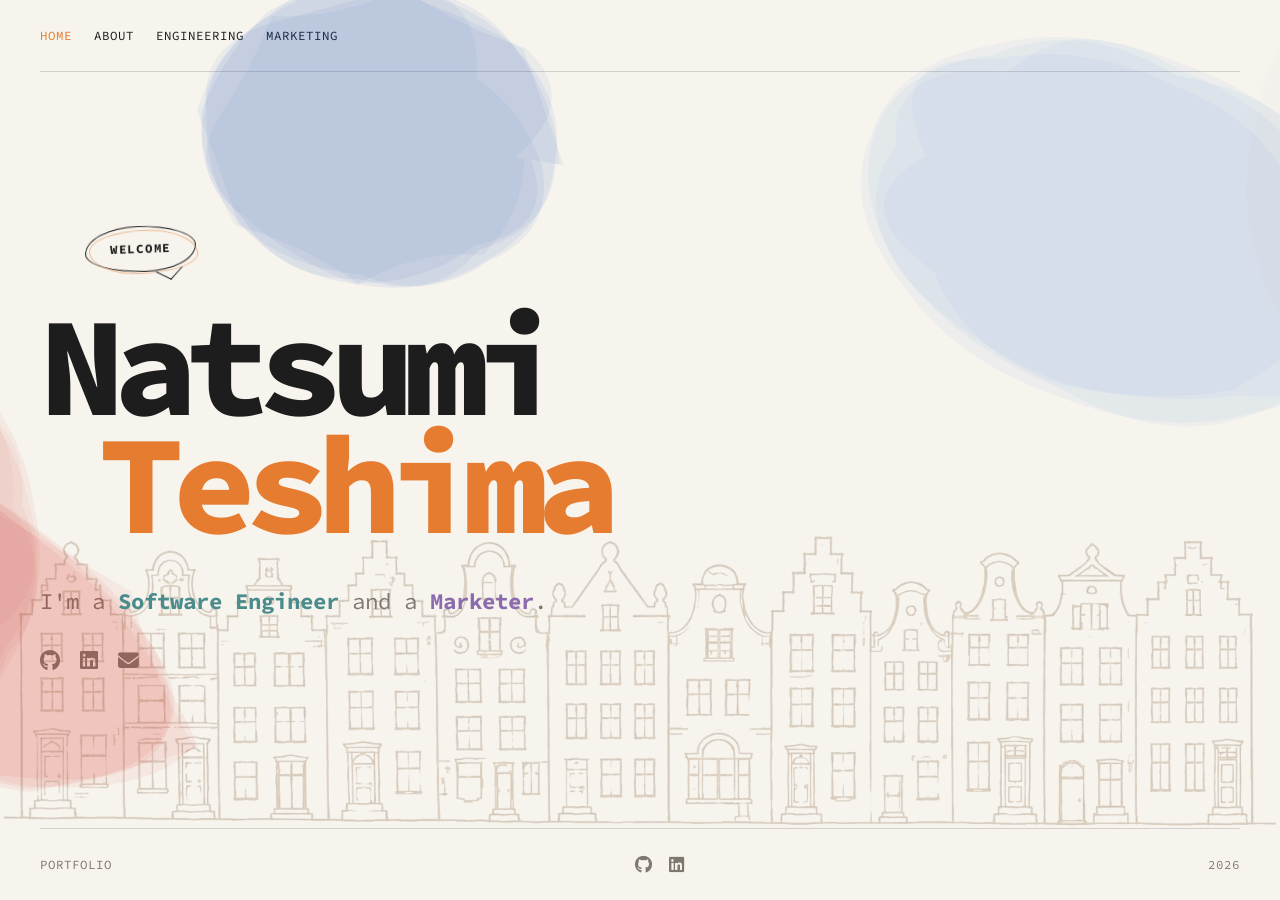
<file: index.html>
<!DOCTYPE html>
<html lang="en">
<head>
    <meta charset="UTF-8">
    <meta name="viewport" content="width=device-width, initial-scale=1.0">
    <title>Natsumi Teshima</title>
    <link rel="preconnect" href="https://fonts.googleapis.com">
    <link rel="preconnect" href="https://fonts.gstatic.com" crossorigin>
    <link href="https://fonts.googleapis.com/css2?family=Source+Code+Pro:wght@400;500;600;700;800&family=M+PLUS+1+Code:wght@400;500;600;700&display=swap" rel="stylesheet">
    <link rel="stylesheet" href="https://cdnjs.cloudflare.com/ajax/libs/font-awesome/6.4.0/css/all.min.css">
    <link rel="icon" type="image/png" href="images/favicon.png?v=2">
    <style>
        :root {
            --bg: #f7f4ee;
            --text: #1d1d1d;
            --muted: #7e786f;
            --accent: #e57c2f;
            --line: rgba(29, 29, 29, 0.16);
        }

        * {
            box-sizing: border-box;
        }

        html,
        body {
            margin: 0;
            min-height: 100%;
            overflow-x: hidden;
        }

        body {
            background: var(--bg);
            color: var(--text);
            font-family: "Source Code Pro", "M PLUS 1 Code", monospace;
        }

        a {
            color: inherit;
            text-decoration: none;
        }

        .home {
            width: min(1200px, calc(100% - 40px));
            min-height: 100vh;
            margin: 0 auto;
            display: grid;
            grid-template-rows: auto 1fr auto;
        }

        header,
        footer {
            min-height: 72px;
            display: flex;
            align-items: center;
            justify-content: space-between;
            font-size: 0.78rem;
            letter-spacing: 0.08em;
            text-transform: uppercase;
        }

        header {
            border-bottom: 1px solid var(--line);
        }

        footer {
            border-top: 1px solid var(--line);
            color: var(--muted);
            position: relative;
            z-index: 2;
        }

        .hero-icons {
            display: flex;
            gap: 20px;
            margin-top: 28px;
            font-size: 1.3rem;
        }

        .hero-icons a {
            color: var(--muted);
            transition: color 0.25s ease, transform 0.3s cubic-bezier(0.22, 1, 0.36, 1);
            display: inline-block;
        }

        .hero-icons a:hover {
            color: var(--accent);
            transform: translateY(-2px);
        }

        .footer-icons {
            display: flex;
            gap: 16px;
            font-size: 1.1rem;
        }

        .footer-icons a {
            color: var(--muted);
            transition: color 0.25s ease;
        }

        .footer-icons a:hover {
            color: var(--accent);
        }

        .logo {
            font-weight: 800;
        }

        .nav {
            display: flex;
            gap: 22px;
        }

        .nav a {
            transition: color 0.25s ease;
        }

        .nav a:hover,
        .nav a.active {
            color: var(--accent);
        }

        .burger {
            display: none;
            flex-direction: column;
            justify-content: center;
            gap: 5px;
            width: 28px;
            height: 28px;
            cursor: pointer;
            z-index: 200;
        }

        .burger span {
            display: block;
            width: 100%;
            height: 2px;
            background: var(--text);
            border-radius: 2px;
            transition: transform 0.3s ease, opacity 0.3s ease;
        }

        .burger.active span:nth-child(1) {
            transform: translateY(7px) rotate(45deg);
        }

        .burger.active span:nth-child(2) {
            opacity: 0;
        }

        .burger.active span:nth-child(3) {
            transform: translateY(-7px) rotate(-45deg);
        }

        main {
            display: flex;
            align-items: center;
            padding: 72px 0;
        }

        .hero {
            width: min(900px, 100%);
        }

        .bubble {
            position: relative;
            display: inline-flex;
            align-items: center;
            justify-content: center;
            margin: 0 0 34px 5%;
            padding: 14px 24px 15px;
            border: 1.5px solid var(--text);
            border-radius: 48% 52% 46% 54% / 58% 44% 56% 42%;
            background: transparent;
            font-size: 0.78rem;
            font-weight: 700;
            letter-spacing: 0.14em;
            text-transform: uppercase;
            transform: rotate(-2deg);
        }

        .bubble::before {
            content: "";
            position: absolute;
            right: 18px;
            bottom: -8px;
            width: 16px;
            height: 16px;
            border-right: 1.5px solid var(--text);
            border-bottom: 1.5px solid var(--text);
            background: transparent;
            transform: rotate(36deg) skew(-8deg, -8deg);
        }

        .bubble::after {
            content: "";
            position: absolute;
            inset: 3px -3px -3px 3px;
            border: 1px solid rgba(229, 124, 47, 0.5);
            border-radius: 52% 48% 55% 45% / 46% 58% 42% 54%;
            z-index: -1;
        }

        h1 {
            margin: 0;
            font-size: clamp(4.4rem, 11vw, 10rem);
            line-height: 0.84;
            letter-spacing: -0.08em;
            font-weight: 800;
        }

        .name-link {
            display: inline-block;
            position: relative;
        }

        .first-name,
        .last-name {
            display: block;
            transition:
                transform 0.5s cubic-bezier(0.22, 1, 0.36, 1),
                letter-spacing 0.5s cubic-bezier(0.22, 1, 0.36, 1);
        }

        .last-name {
            color: var(--accent);
            margin-left: 0.42em;
        }

        .name-link:hover .first-name {
            transform: translateX(0.08em);
            letter-spacing: -0.065em;
        }

        .name-link:hover .last-name {
            transform: translateX(-0.08em);
            letter-spacing: -0.065em;
        }

        .description {
            margin: 40px 0 0;
            color: var(--muted);
            font-size: clamp(1.05rem, 2vw, 1.4rem);
            line-height: 1.7;
        }

        .description .eng {
            color: #4a8b8c;
        }

        .description .mkt {
            color: #8b6aae;
        }

        .description a {
            position: relative;
            font-weight: 700;
            transition:
                color 0.25s ease,
                transform 0.3s cubic-bezier(0.22, 1, 0.36, 1);
            display: inline-block;
        }

        .description a::after {
            content: "";
            position: absolute;
            left: 50%;
            bottom: -3px;
            width: 100%;
            height: 2px;
            background: currentColor;
            transform: translateX(-50%) scaleX(0);
            transform-origin: center;
            transition: transform 0.35s cubic-bezier(0.22, 1, 0.36, 1);
        }

        .description a:hover {
            transform: translateY(-2px);
        }

        .description a:hover::after {
            transform: translateX(-50%) scaleX(1);
        }

        @media (max-width: 640px) {
            .home {
                width: min(100% - 24px, 1200px);
            }

            header,
            footer {
                min-height: 64px;
            }

            .burger {
                display: flex;
            }

            .nav {
                position: fixed;
                top: 0;
                left: 0;
                right: 0;
                bottom: 0;
                background: var(--bg);
                flex-direction: column;
                align-items: center;
                justify-content: center;
                gap: 32px;
                font-size: 1.2rem;
                z-index: 150;
                opacity: 0;
                pointer-events: none;
                transition: opacity 0.3s ease;
            }

            .nav.open {
                opacity: 1;
                pointer-events: auto;
            }

            main {
                padding: 52px 0;
            }

            .bubble {
                margin-left: 2%;
                margin-bottom: 28px;
                padding: 12px 20px 13px;
            }

            h1 {
                font-size: clamp(4rem, 19vw, 6.8rem);
            }

            .last-name {
                margin-left: 0.18em;
            }

            .description {
                margin-top: 32px;
            }
        }

        .houses {
            position: fixed;
            bottom: 72px;
            left: 0;
            width: 100%;
            pointer-events: none;
            z-index: -1;
            line-height: 0;
        }

        .houses img {
            width: 100%;
            display: block;
            opacity: 0.4;
        }

        @media (prefers-reduced-motion: reduce) {
            * {
                transition: none !important;
            }
        }
    </style>
</head>
<body>
    <div class="home">
        <header>
            <nav class="nav" id="nav">
                <a href="index.html" class="active">Home</a>
                <a href="about.html">About</a>
                <a href="engineering.html">Engineering</a>
                <a href="marketing.html">Marketing</a>
            </nav>
            <div class="burger" id="burger" onclick="document.getElementById('nav').classList.toggle('open');this.classList.toggle('active')">
                <span></span>
                <span></span>
                <span></span>
            </div>
        </header>

        <main>
            <section class="hero">
                <div class="bubble">Welcome</div>

                <h1>
                    <a class="name-link" href="about.html">
                        <span class="first-name">Natsumi</span>
                        <span class="last-name">Teshima</span>
                    </a>
                </h1>

                <p class="description">
                    I'm a
                    <a class="eng" href="engineering.html">Software Engineer</a>
                    and a
                    <a class="mkt" href="marketing.html">Marketer</a>.
                </p>

                <div class="hero-icons">
                    <a href="https://github.com/Killua0615" target="_blank"><i class="fab fa-github"></i></a>
                    <a href="https://linkedin.com/in/natsumi-teshima" target="_blank"><i class="fab fa-linkedin"></i></a>
                    <a href="mailto:natsumi.teshima.dev@gmail.com"><i class="fas fa-envelope"></i></a>
                </div>
            </section>
        </main>

        <footer>
            <span>Portfolio</span>
            <span class="footer-icons">
                <a href="https://github.com/Killua0615" target="_blank"><i class="fab fa-github"></i></a>
                <a href="https://linkedin.com/in/natsumi-teshima" target="_blank"><i class="fab fa-linkedin"></i></a>
            </span>
            <span>2026</span>
        </footer>
    </div>
    <div class="houses">
        <img src="images/amsterdam_houses.png" alt="Amsterdam canal houses">
    </div>
    <script src="js/watercolor.js"></script>
</body>
</html>
</file>
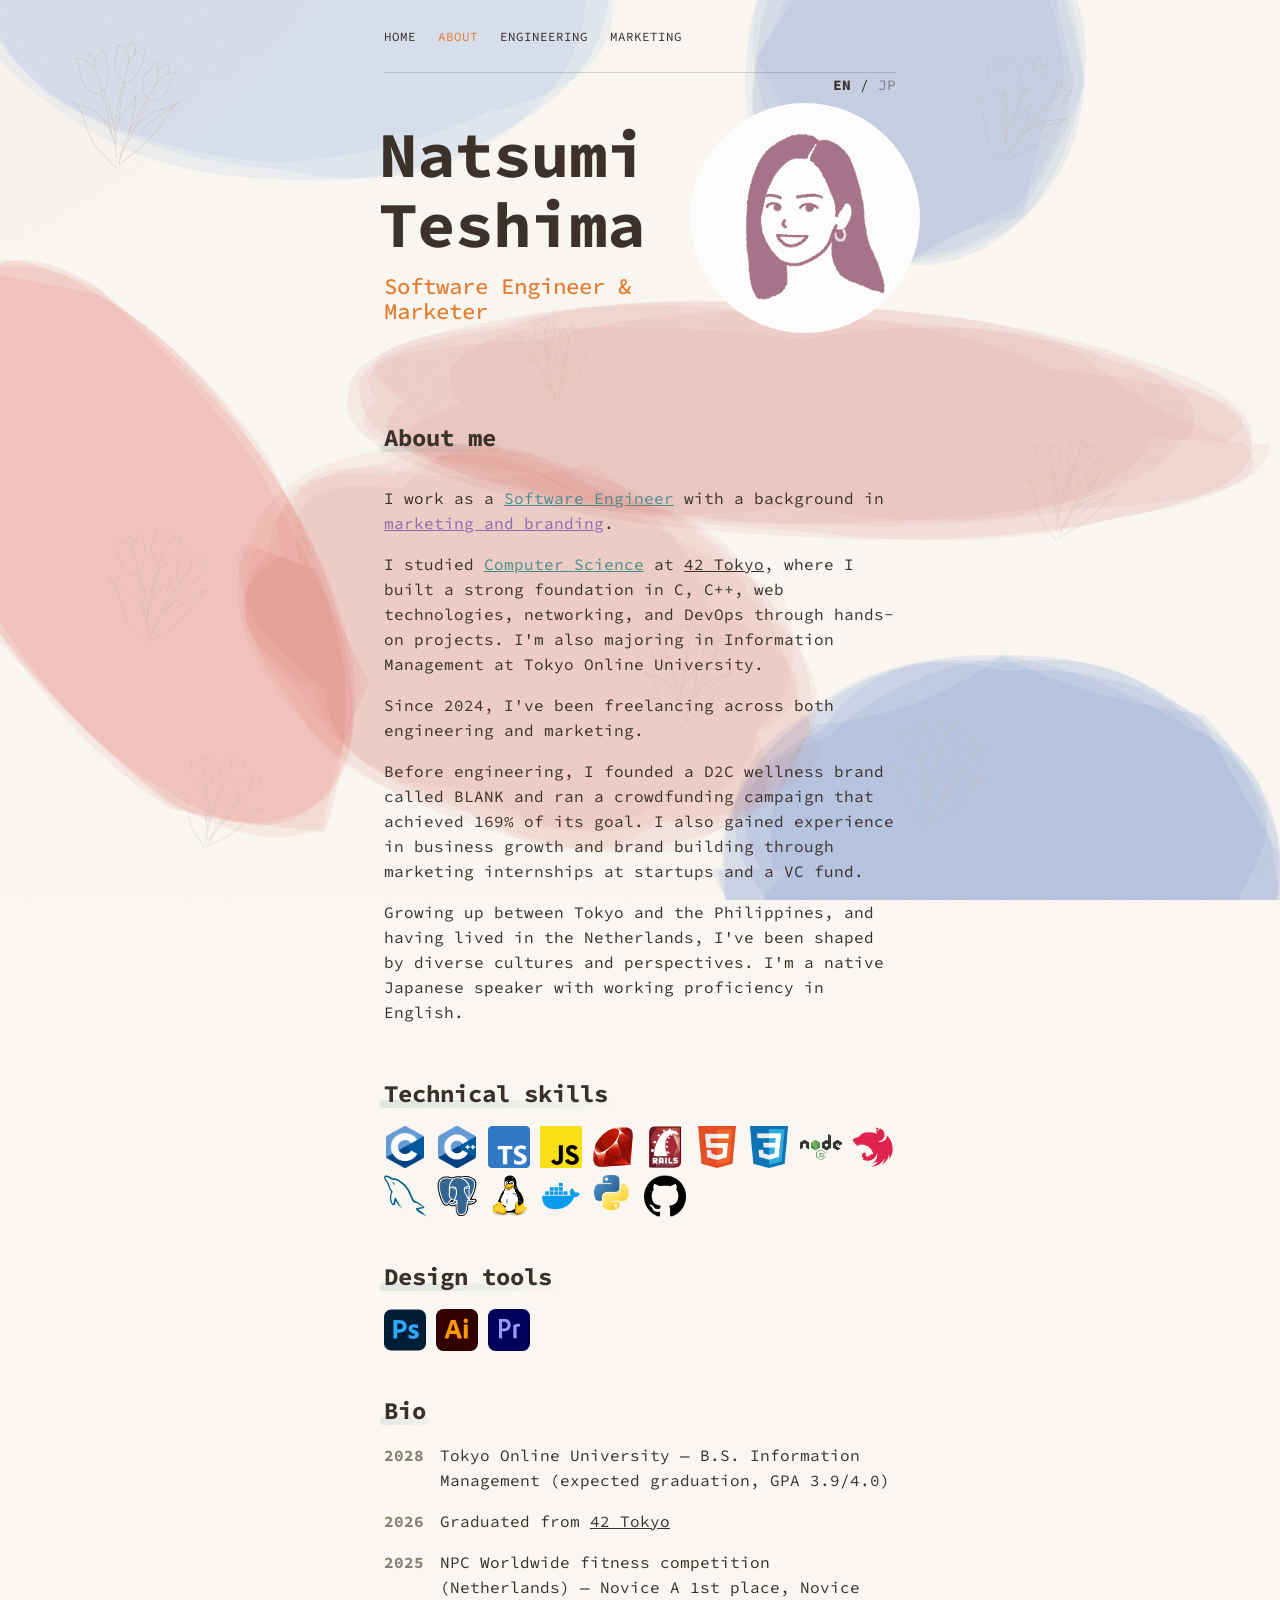
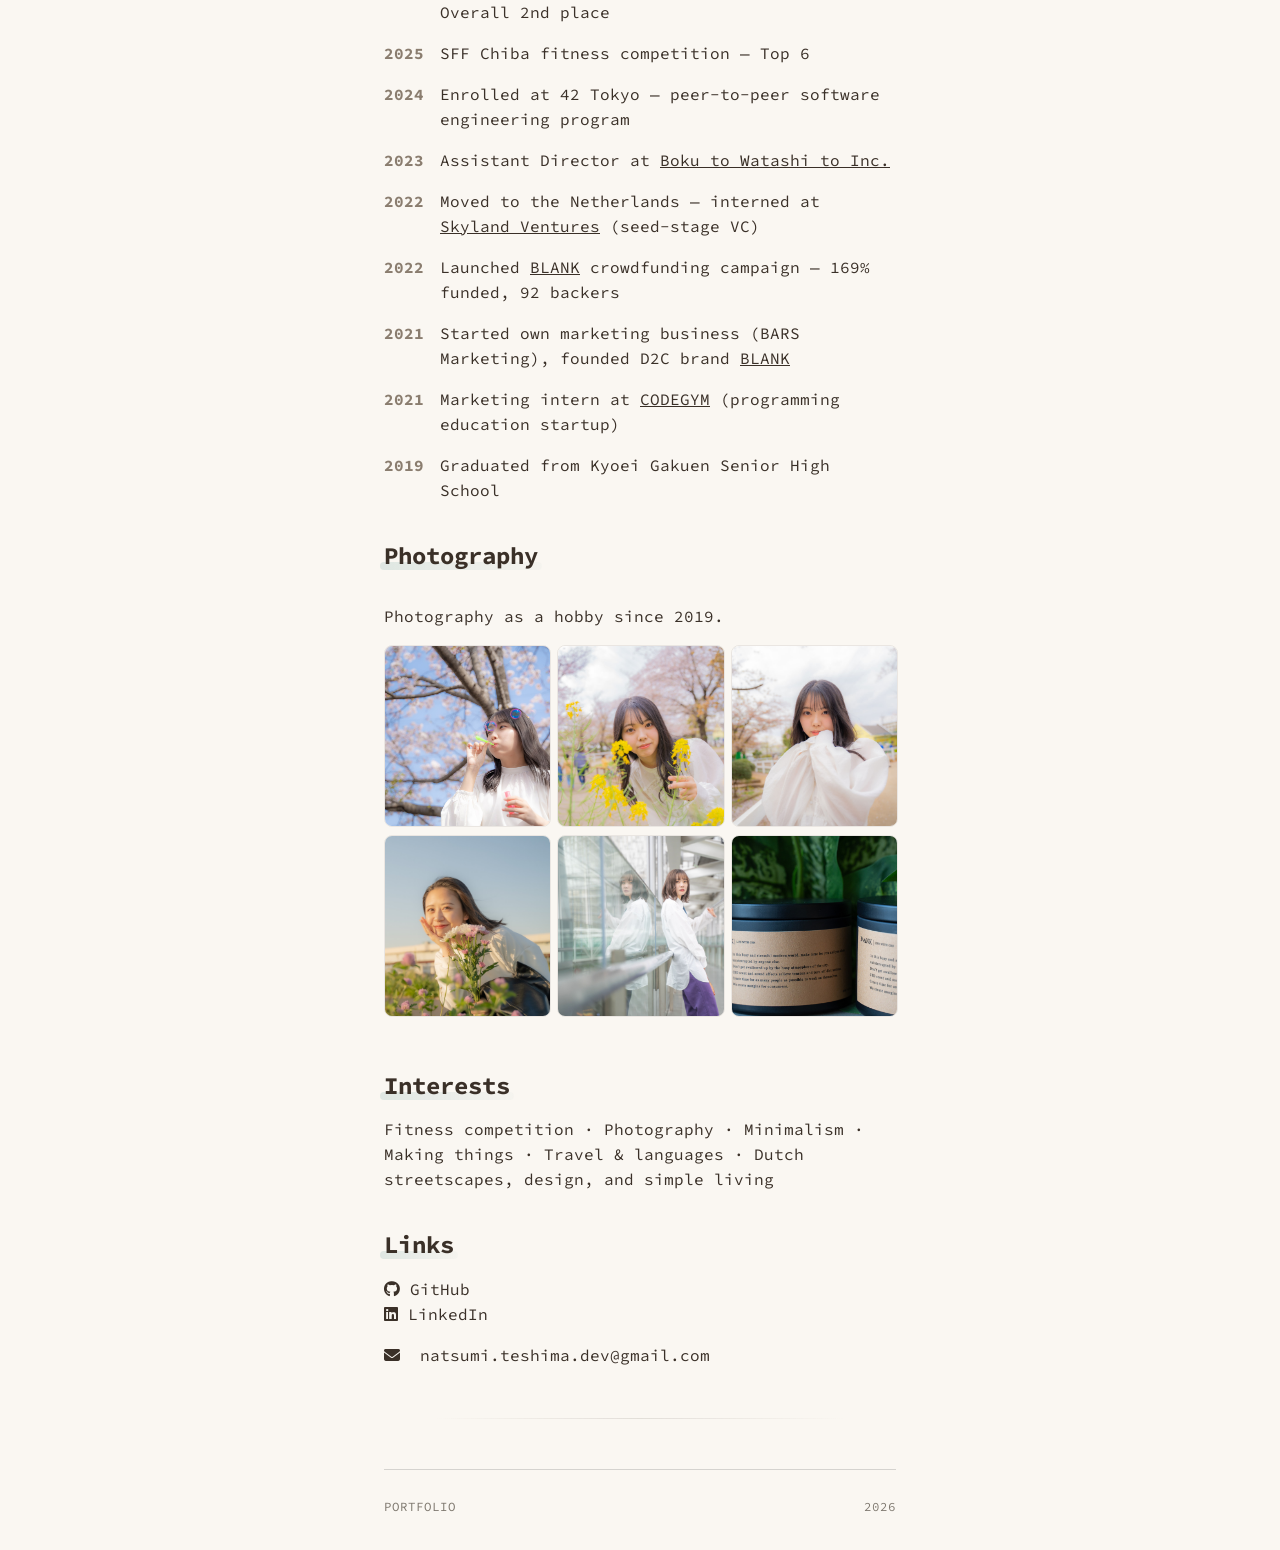
<file: about.html>
<!DOCTYPE html>
<html>
	<head>
		<title>Natsumi Teshima - About</title>
		<meta charset="UTF-8">
		<meta name="viewport" content="width=device-width, initial-scale=1.0">
		<link rel="preconnect" href="https://fonts.googleapis.com">
		<link rel="preconnect" href="https://fonts.gstatic.com" crossorigin>
		<link rel="stylesheet" href="https://cdnjs.cloudflare.com/ajax/libs/font-awesome/6.4.0/css/all.min.css">
		<link href="https://fonts.googleapis.com/css2?family=Source+Code+Pro:wght@400;500;600;700;800&family=M+PLUS+1+Code:wght@400;500;600;700&display=swap" rel="stylesheet">
		<link rel="stylesheet" type="text/css" href="css/style.css">
		<link rel="icon" type="image/png" href="images/favicon.png?v=2">
		<script src="js/main.js" defer></script>
	</head>
	<body class="lang-en">
		<header class="site-header">
			<nav class="nav" id="nav">
				<a href="index.html">Home</a>
				<a href="about.html" class="active">About</a>
				<a href="engineering.html">Engineering</a>
				<a href="marketing.html">Marketing</a>
			</nav>
			<div class="burger" id="burger" onclick="document.getElementById('nav').classList.toggle('open');this.classList.toggle('active')">
				<span></span>
				<span></span>
				<span></span>
			</div>
		</header>
		<div id="core-content">
			<div class="lang-toggle">
				<a id="lang-en" class="active" onclick="setLang('en')">EN</a> / <a id="lang-jp" onclick="setLang('jp')">JP</a>
			</div>
			<div id="hero-section">
				<div id="hero-text">
					<h1 id="hero-name">Natsumi Teshima</h1>
					<p id="hero-subtitle">
						<span class="lang-en">Software Engineer & Marketer</span>
						<span class="lang-jp">ソフトウェアエンジニア & マーケター</span>
					</p>
				</div>
				<div id="hero-image">
					<img id="hero-profile-pic" src="images/avatar.png" alt="Natsumi Teshima">
				</div>
			</div>

			<h2>
				<span class="lang-en">About me</span>
				<span class="lang-jp">自己紹介</span>
			</h2>
			<div id="about-me">
				<p class="lang-en">
					I work as a <a href="engineering.html" class="engineering" style="text-decoration: underline;">Software Engineer</a> with a background in <a href="marketing.html" class="marketing" style="text-decoration: underline;">marketing and branding</a>.
				</p>
				<p class="lang-jp">
					<a href="engineering.html" class="engineering" style="text-decoration: underline;">ソフトウェアエンジニア</a>として活動する一方で、<a href="marketing.html" class="marketing" style="text-decoration: underline;">マーケティングやブランディング</a>の経験も持っています。
				</p>

				<p class="lang-en">
					I studied <a href="engineering.html#school-projects" class="engineering" style="text-decoration: underline;">Computer Science</a> at <a href="https://42tokyo.jp/" target="_blank" style="text-decoration: underline;">42 Tokyo</a>, where I built a strong foundation in C, C++, web technologies, networking, and DevOps through hands-on projects. I'm also majoring in Information Management at Tokyo Online University.
				</p>
				<p class="lang-jp">
					<a href="https://42tokyo.jp/" target="_blank" style="text-decoration: underline;">42 Tokyo</a>で<a href="engineering.html#school-projects" class="engineering" style="text-decoration: underline;">コンピュータサイエンス</a>を学び、C、C++、Web技術、ネットワーキング、DevOpsを中心に、実践的なプロジェクトを通じて技術を習得しました。また、東京通信大学では情報マネジメントを専攻しています。
				</p>

				<p class="lang-en">
					Since 2024, I've been freelancing across both engineering and marketing.
				</p>
				<p class="lang-jp">
					2024年からはフリーランスとして、エンジニアリングとマーケティングの両面からプロジェクトに携わっています。
				</p>

				<p class="lang-en">
					Before engineering, I founded a D2C wellness brand called BLANK and ran a crowdfunding campaign that achieved 169% of its goal. I also gained experience in business growth and brand building through marketing internships at startups and a VC fund.
				</p>
				<p class="lang-jp">
					エンジニアになる以前は、D2Cウェルネスブランド「BLANK」を立ち上げ、クラウドファンディングで目標達成率169％を達成しました。そのほか、スタートアップやVCでのマーケティングインターンを通じて、事業成長やブランド構築に関する経験を積んできました。
				</p>

				<p class="lang-en">
					Growing up between Tokyo and the Philippines, and having lived in the Netherlands, I've been shaped by diverse cultures and perspectives. I'm a native Japanese speaker with working proficiency in English.
				</p>
				<p class="lang-jp">
					東京とフィリピンで育ち、オランダでの生活も経験したことで、多様な価値観や文化に触れてきました。日本語を母語とし、英語でも業務レベルのコミュニケーションが可能です。
				</p>
			</div>

			<h2>
				<span class="lang-en">Technical skills</span>
				<span class="lang-jp">技術スキル</span>
			</h2>
			<div class="skills">
				<a href="https://en.cppreference.com/w/c" target="_blank" title="C" class="tech-link">
					<img src="images/c_icon.png" alt="C icon" class="tech-icon">
				</a>
				<a href="https://en.cppreference.com/w/cpp" target="_blank" title="C++" class="tech-link">
					<img src="images/cpp_icon.png" alt="C++ icon" class="tech-icon">
				</a>
				<a href="https://www.typescriptlang.org/" target="_blank" title="TypeScript" class="tech-link">
					<img src="images/typescript_icon.png" alt="TypeScript icon" class="tech-icon">
				</a>
				<a href="https://developer.mozilla.org/en-US/docs/Web/JavaScript" target="_blank" title="JavaScript" class="tech-link">
					<img src="images/javascript_icon.png" alt="JavaScript icon" class="tech-icon">
				</a>
				<a href="https://www.ruby-lang.org/" target="_blank" title="Ruby" class="tech-link">
					<img src="images/ruby_icon.svg" alt="Ruby icon" class="tech-icon">
				</a>
				<a href="https://rubyonrails.org/" target="_blank" title="Ruby on Rails" class="tech-link">
					<img src="images/rails_icon.svg" alt="Ruby on Rails icon" class="tech-icon">
				</a>
				<a href="https://developer.mozilla.org/en-US/docs/Web/HTML" target="_blank" title="HTML" class="tech-link">
					<img src="images/html_icon.png" alt="HTML icon" class="tech-icon">
				</a>
				<a href="https://developer.mozilla.org/en-US/docs/Web/CSS" target="_blank" title="CSS" class="tech-link">
					<img src="images/css_icon.png" alt="CSS icon" class="tech-icon">
				</a>
				<a href="https://nodejs.org/" target="_blank" title="Node.js" class="tech-link">
					<img src="images/nodejs2_icon.png" alt="Node.js icon" class="tech-icon">
				</a>
				<a href="https://nestjs.com/" target="_blank" title="NestJS" class="tech-link">
					<img src="images/nestjs_icon.png" alt="NestJS icon" class="tech-icon">
				</a>
				<a href="https://www.mysql.com/" target="_blank" title="MySQL" class="tech-link">
					<img src="images/mysql_icon.svg" alt="MySQL icon" class="tech-icon">
				</a>
				<a href="https://www.postgresql.org/" target="_blank" title="PostgreSQL" class="tech-link">
					<img src="images/postgresql_icon.svg" alt="PostgreSQL icon" class="tech-icon">
				</a>
				<a href="https://www.kernel.org/" target="_blank" title="Linux" class="tech-link">
					<img src="images/linux_icon.svg" alt="Linux icon" class="tech-icon">
				</a>
				<a href="https://www.docker.com/" target="_blank" title="Docker" class="tech-link">
					<img src="images/docker_icon.webp" alt="Docker icon" class="tech-icon">
				</a>
				<a href="https://www.python.org/" target="_blank" title="Python" class="tech-link">
					<img src="images/python_icon.png" alt="Python icon" class="tech-icon">
				</a>
				<a href="https://github.com/" target="_blank" title="GitHub" class="tech-link">
					<img src="images/github_icon.png" alt="GitHub icon" class="tech-icon">
				</a>
			</div>

			<h2>
				<span class="lang-en">Design tools</span>
				<span class="lang-jp">デザインツール</span>
			</h2>
			<div class="skills">
				<a href="https://www.adobe.com/products/photoshop.html" target="_blank" title="Photoshop" class="tech-link">
					<img src="images/photoshop_icon.svg" alt="Photoshop icon" class="tech-icon">
				</a>
				<a href="https://www.adobe.com/products/illustrator.html" target="_blank" title="Illustrator" class="tech-link">
					<img src="images/illustrator_icon.svg" alt="Illustrator icon" class="tech-icon">
				</a>
				<a href="https://www.adobe.com/products/premiere.html" target="_blank" title="Premiere Pro" class="tech-link">
					<img src="images/premierepro_icon.svg" alt="Premiere Pro icon" class="tech-icon">
				</a>
			</div>

			<h2>
				<span class="lang-en">Bio</span>
				<span class="lang-jp">経歴</span>
			</h2>
			<ul id="bio">
				<li>
					<span class="year">2028</span>
					<span class="lang-en">Tokyo Online University — B.S. Information Management <span class="bio-break">(expected graduation, GPA 3.9/4.0)</span></span>
					<span class="lang-jp">東京通信大学 情報マネジメント学部 <span class="bio-break">卒業予定（GPA 3.9/4.0）</span></span>
				</li>
				<li>
					<span class="year">2026</span>
					<span class="lang-en">Graduated from <a href="https://42tokyo.jp/" target="_blank" style="text-decoration: underline;">42 Tokyo</a></span>
					<span class="lang-jp"><a href="https://42tokyo.jp/" target="_blank" style="text-decoration: underline;">42 Tokyo</a> 卒業</span>
				</li>
				<li>
					<span class="year">2025</span>
					<span class="lang-en">NPC Worldwide fitness competition (Netherlands) — Novice A 1st place, Novice Overall 2nd place</span>
					<span class="lang-jp">NPC Worldwide フィットネス大会（オランダ）— Novice A 優勝、Novice Overall 準優勝</span>
				</li>
				<li>
					<span class="year">2025</span>
					<span class="lang-en">SFF Chiba fitness competition — Top 6</span>
					<span class="lang-jp">SFF千葉 フィットネス大会 — Top 6</span>
				</li>
				<li>
					<span class="year">2024</span>
					<span class="lang-en">Enrolled at 42 Tokyo — peer-to-peer software engineering program</span>
					<span class="lang-jp">42 Tokyo 入学 — ピアラーニング型ソフトウェアエンジニアリングプログラム</span>
				</li>
				<li>
					<span class="year">2023</span>
					<span class="lang-en">Assistant Director at <a href="https://boku-to-watashi-and.com/" target="_blank" style="text-decoration: underline;">Boku to Watashi to Inc.</a></span>
					<span class="lang-jp"><a href="https://boku-to-watashi-and.com/" target="_blank" style="text-decoration: underline;">株式会社 僕と私と</a> アシスタントディレクター</span>
				</li>
				<li>
					<span class="year">2022</span>
					<span class="lang-en">Moved to the Netherlands — interned at <a href="https://skyland.vc/" target="_blank" style="text-decoration: underline;">Skyland Ventures</a> (seed-stage VC)</span>
					<span class="lang-jp">オランダへ移住 — <a href="https://skyland.vc/" target="_blank" style="text-decoration: underline;">Skyland Ventures</a>（シードVC）でインターン</span>
				</li>
				<li>
					<span class="year">2022</span>
					<span class="lang-en">Launched <a href="marketing.html" style="text-decoration: underline;">BLANK</a> crowdfunding campaign — 169% funded, 92 backers</span>
					<span class="lang-jp"><a href="marketing.html" style="text-decoration: underline;">BLANK</a> クラウドファンディング実施 — 達成率169%、支援者92名</span>
				</li>
				<li>
					<span class="year">2021</span>
					<span class="lang-en">Started own marketing business (BARS Marketing), founded D2C brand <a href="https://blank-onlineshop.myshopify.com/" target="_blank" style="text-decoration: underline;">BLANK</a></span>
					<span class="lang-jp">マーケティング事業（BARS Marketing）を開始、D2Cブランド <a href="https://blank-onlineshop.myshopify.com/" target="_blank" style="text-decoration: underline;">BLANK</a> を設立</span>
				</li>
				<li>
					<span class="year">2021</span>
					<span class="lang-en">Marketing intern at <a href="https://codegym.jp/" target="_blank" style="text-decoration: underline;">CODEGYM</a> (programming education startup)</span>
					<span class="lang-jp"><a href="https://codegym.jp/" target="_blank" style="text-decoration: underline;">CODEGYM</a>（プログラミング教育スタートアップ）でマーケティングインターン</span>
				</li>
				<li style="margin-bottom: 0px;">
					<span class="year">2019</span>
					<span class="lang-en">Graduated from Kyoei Gakuen Senior High School</span>
					<span class="lang-jp">共栄学園高等学校 卒業</span>
				</li>
			</ul>

			<h2>
				<span class="lang-en">Photography</span>
				<span class="lang-jp">写真</span>
			</h2>
			<p>
				<span class="lang-en">Photography as a hobby since 2019.</span>
				<span class="lang-jp">2019年から趣味で写真を撮っています。</span>
			</p>
			<div class="photo-grid">
				<img src="images/photo1.jpg" alt="Portrait photography - soap bubbles">
				<img src="images/photo2.jpg" alt="Portrait photography - spring flowers">
				<img src="images/photo3.jpg" alt="Portrait photography - cherry blossoms">
				<img src="images/photo4.jpg" alt="Portrait photography - flowers at sunset">
				<img src="images/photo5.jpg" alt="Portrait photography - glass reflection">
				<img src="images/photo6.jpg" alt="Product photography - BLANK candles">
			</div>

			<h2>
				<span class="lang-en">Interests</span>
				<span class="lang-jp">興味・関心</span>
			</h2>
			<p style="margin: 0px;">
				<span class="lang-en">Fitness competition · Photography · Minimalism · Making things · Travel & languages · Dutch streetscapes, design, and simple living</span>
				<span class="lang-jp">フィットネス競技／写真／ミニマリズム／ものづくり／旅行・語学学習／オランダの街並みとデザイン、シンプルな暮らし</span>
			</p>

			<h2>
				<span class="lang-en">Links</span>
				<span class="lang-jp">リンク</span>
			</h2>
			<div class="links">
				<ul>
					<li><i class="fab fa-github"></i><a href="https://github.com/Killua0615" target="_blank">GitHub</a></li>
					<li><i class="fab fa-linkedin"></i><a href="https://linkedin.com/in/natsumi-teshima" target="_blank">LinkedIn</a></li>
				</ul>
			</div>
			<p><i class="fas fa-envelope"></i> <a href="mailto:natsumi.teshima.dev@gmail.com">natsumi.teshima.dev@gmail.com</a></p>
			<hr>
		</div>
		<footer class="site-footer">
			<span>Portfolio</span>
			<span>2026</span>
		</footer>
		<script src="js/watercolor.js"></script>
		<script>
			(function() {
				var container = document.createElement('div');
				container.style.cssText = 'position:fixed;top:0;left:0;width:100vw;height:100vh;pointer-events:none;z-index:0;overflow:hidden;';
				document.body.appendChild(container);

				var spots = [
					{x: 0.01, y: 0.02, size: 180},
					{x: 0.80, y: 0.45, size: 150},
					{x: 0.65, y: 0.78, size: 160},
					{x: 0.03, y: 0.55, size: 170},
					{x: 0.40, y: 0.35, size: 130},
					{x: 0.75, y: 0.05, size: 160},
					{x: 0.50, y: 0.68, size: 150},
					{x: 0.10, y: 0.82, size: 140}
				];

				spots.forEach(function(s) {
					var img = document.createElement('img');
					img.src = 'images/dutch_tulips.png';
					var jx = (Math.random() - 0.5) * 0.05;
					var jy = (Math.random() - 0.5) * 0.05;
					var rot = Math.random() * 30 - 15;
					img.style.cssText = 'position:absolute;width:' + s.size + 'px;height:auto;opacity:0.55;left:' + ((s.x + jx) * 100) + 'vw;top:' + ((s.y + jy) * 100) + 'vh;transform:rotate(' + rot + 'deg);';
					container.appendChild(img);
				});
			})();
			function setLang(lang) {
				document.body.className = document.body.className.replace(/lang-\w+/, 'lang-' + lang);
				document.getElementById('lang-en').classList.toggle('active', lang === 'en');
				document.getElementById('lang-jp').classList.toggle('active', lang === 'jp');
				localStorage.setItem('lang', lang);
			}
			(function() {
				var saved = localStorage.getItem('lang');
				if (saved) setLang(saved);
			})();
		</script>
	</body>
</html>
</file>
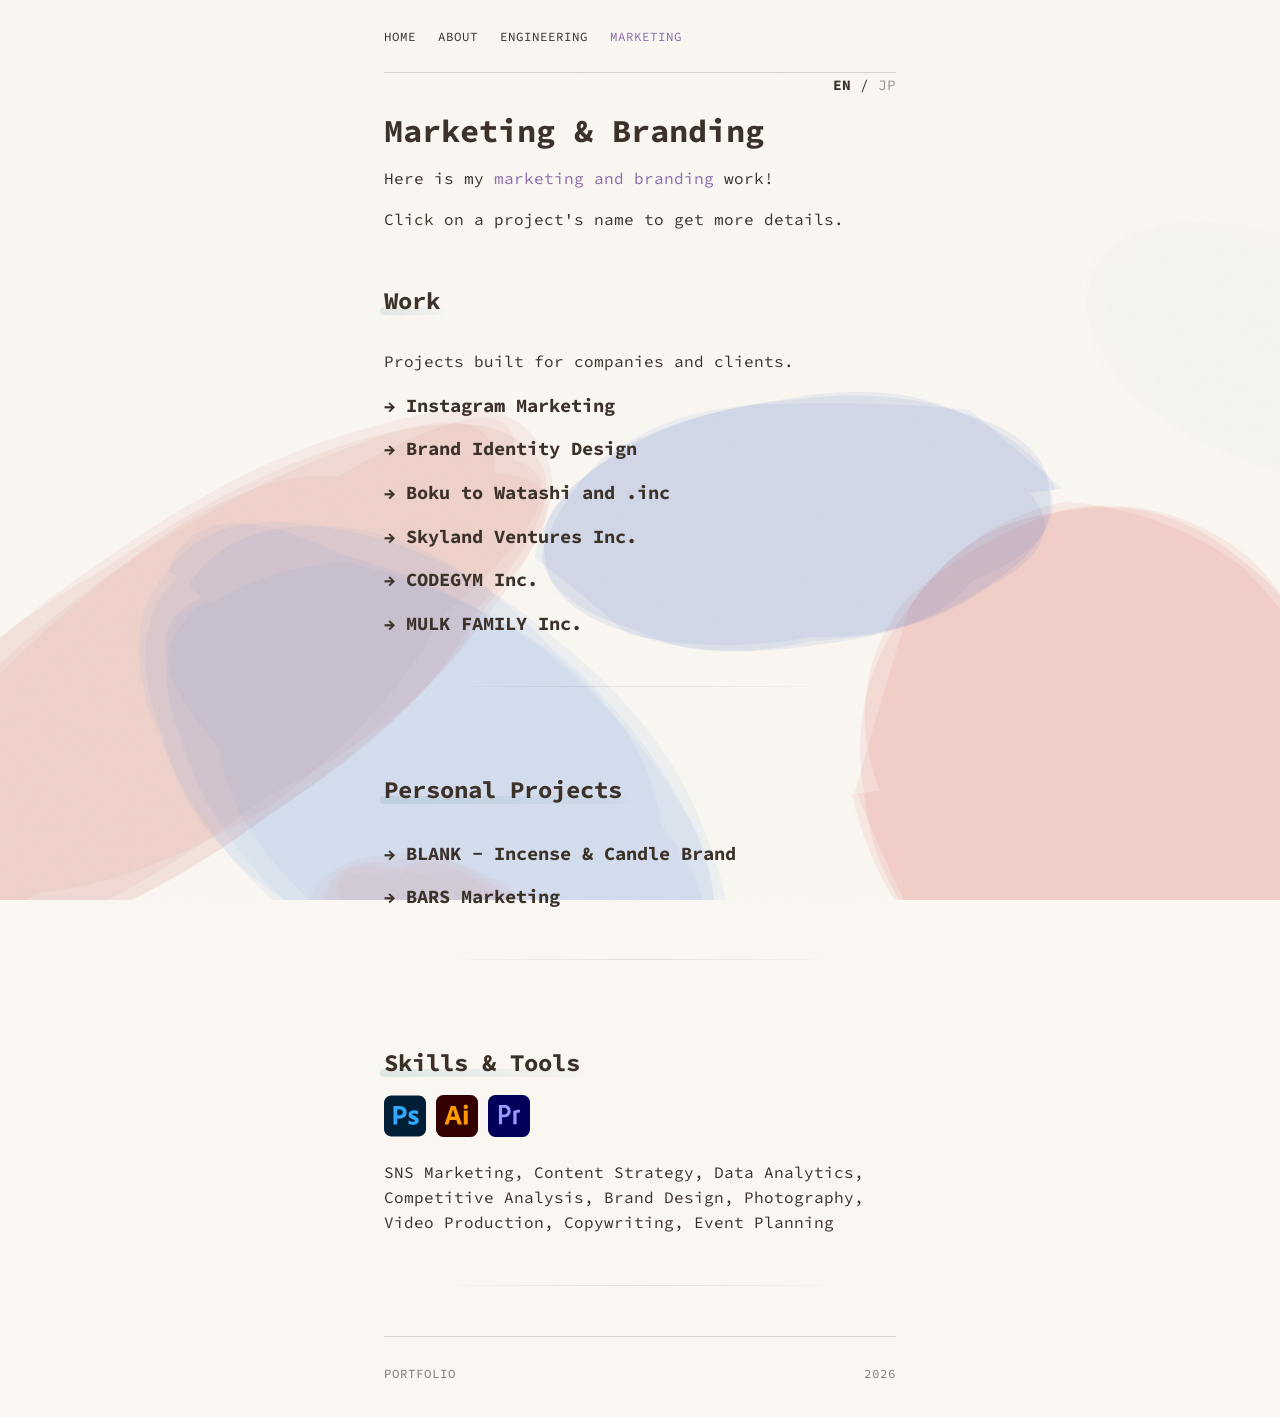
<file: marketing.html>
<!DOCTYPE html>
<html>
	<head>
		<title>Natsumi Teshima - Marketing & Branding</title>
		<meta charset="UTF-8" name="viewport" content="width=device-width, initial-scale=1.0">
		<link rel="preconnect" href="https://fonts.googleapis.com">
		<link rel="preconnect" href="https://fonts.gstatic.com" crossorigin>
		<link rel="stylesheet" href="https://cdnjs.cloudflare.com/ajax/libs/font-awesome/6.4.0/css/all.min.css">
		<link href="https://fonts.googleapis.com/css2?family=Source+Code+Pro:wght@400;500;600;700;800&family=M+PLUS+1+Code:wght@400;500;600;700&display=swap" rel="stylesheet">
		<link rel="stylesheet" type="text/css" href="css/style.css">
		<link rel="icon" type="image/png" href="images/favicon.png?v=2">
		<script src="js/main.js" defer></script>
	</head>
	<body class="lang-en">
		<header class="site-header">
			<nav class="nav" id="nav">
				<a href="index.html">Home</a>
				<a href="about.html">About</a>
				<a href="engineering.html">Engineering</a>
				<a href="marketing.html" class="active-marketing">Marketing</a>
			</nav>
			<div class="burger" id="burger" onclick="document.getElementById('nav').classList.toggle('open');this.classList.toggle('active')">
				<span></span>
				<span></span>
				<span></span>
			</div>
		</header>
		<div id="core-content">
			<div class="lang-toggle">
				<a id="lang-en" class="active" onclick="setLang('en')">EN</a> / <a id="lang-jp" onclick="setLang('jp')">JP</a>
			</div>
			<h1>Marketing & Branding</h1>
			<p>
				<span class="lang-en">Here is my <span class="marketing">marketing and branding</span> work!</span>
				<span class="lang-jp">これまでに手がけた<span class="marketing">マーケティング・ブランディング</span>のプロジェクトです。</span>
			</p>
			<p>
				<span class="lang-en">Click on a project's name to get more details.</span>
				<span class="lang-jp">プロジェクト名をクリックすると詳細が表示されます。</span>
			</p>

			<!-- ========== Work ========== -->
			<div>
				<h2>
					<span class="lang-en">Work</span>
					<span class="lang-jp">仕事</span>
				</h2>
				<p>
					<span class="lang-en">Projects built for companies and clients.</span>
					<span class="lang-jp">企業・クライアント向けのプロジェクト。</span>
				</p>

				<h3 id="ig-marketing" class="project-name">→ Instagram Marketing</h3>
				<div id="ig-marketing-div" class="project-div">
					<p class="lang-en"><strong>Marketing Consultant</strong> — 2026 - Present</p>
					<p class="lang-jp"><strong>マーケティングコンサルタント</strong> — 2026年 - 現在</p>
					<p class="lang-en">Contracted to manage Instagram marketing for a client. Handled content strategy, competitive analysis, performance tracking, and creating visual assets for the client's web presence.</p>
					<p class="lang-jp">クライアントのInstagramマーケティングを受託。コンテンツ戦略、競合分析、効果測定、SNS向けビジュアルアセットの制作を担当。</p>
				</div>

				<h3 id="client-branding" class="project-name">→ Brand Identity Design</h3>
				<div id="client-branding-div" class="project-div">
					<p class="lang-en"><strong>Brand Consultant</strong> — 2026 - Present</p>
					<p class="lang-jp"><strong>ブランドコンサルタント</strong> — 2026年 - 現在</p>
					<p class="lang-en">Defined the brand identity for a client — established color codes, visual direction, target personas, and brand guidelines based on the existing logo and assets. Took the founder's abstract vision and translated it into a concrete, actionable brand system. Currently monitoring the client's creative output to ensure consistency with established brand guidelines.</p>
					<p class="lang-jp">クライアントのブランドアイデンティティを定義。既存のロゴやアセットをベースに、カラーパレット、ビジュアルの方向性、ターゲットペルソナ、ブランドガイドラインを策定。創業者の抽象的なビジョンを具体的かつ実行可能なブランドシステムに落とし込み。現在はブランドガイドラインとの一貫性を保つためクリエイティブ監修中。</p>
				</div>

				<h3 id="boku-watashi" class="project-name">→ Boku to Watashi and .inc</h3>
				<div id="boku-watashi-div" class="project-div">
					<p class="lang-en"><strong>Assistant Director</strong> — Nov 2022 - Apr 2024</p>
					<p class="lang-jp"><strong>アシスタントディレクター</strong> — 2022年11月 - 2024年4月</p>
					<p class="lang-en">Gen-Z focused marketing and branding agency.</p>
					<p class="lang-jp">Z世代向けマーケティング・ブランディングエージェンシー。</p>
					<ul class="lang-en">
						<li>Assisted in establishing a Dutch subsidiary and overseas business development</li>
						<li>English and Dutch translation for international operations</li>
						<li>Market research and competitive analysis for overseas expansion</li>
					</ul>
					<ul class="lang-jp">
						<li>オランダ子会社設立に関する調査・分析</li>
						<li>海外事業向けの英語・オランダ語翻訳</li>
						<li>海外展開に向けた市場調査・競合分析</li>
					</ul>
				</div>

				<h3 id="skyland" class="project-name">→ Skyland Ventures Inc.</h3>
				<div id="skyland-div" class="project-div">
					<p class="lang-en"><strong>Intern</strong> — Jun 2022 - Feb 2023</p>
					<p class="lang-jp"><strong>インターン</strong> — 2022年6月 - 2023年2月</p>
					<p class="lang-en">Seed-stage Venture Capital fund investing in Japanese startups.</p>
					<p class="lang-jp">国内スタートアップに投資するシードステージのベンチャーキャピタルファンド。</p>
					<ul class="lang-en">
						<li>PR and communications: wrote weekly Web3 articles on Medium in English, managed PR TIMES releases</li>
						<li>Participated in investor meetings for crypto and Web3 startups</li>
						<li>Website translation and content updates (English)</li>
					</ul>
					<ul class="lang-jp">
						<li>PR・広報：英語でWeb3記事をMediumに毎週執筆、PR TIMESのリリース管理</li>
						<li>暗号資産・Web3スタートアップの投資家ミーティングに参加</li>
						<li>Webサイトの英語翻訳・コンテンツ更新</li>
					</ul>
				</div>

				<h3 id="codegym" class="project-name">→ CODEGYM Inc.</h3>
				<div id="codegym-div" class="project-div">
					<p class="lang-en"><strong>Marketing Intern</strong> — Oct 2021 - Jun 2022</p>
					<p class="lang-jp"><strong>マーケティングインターン</strong> — 2021年10月 - 2022年6月</p>
					<p class="lang-en">Programming education startup — selected as a Top 100 Japanese startup to watch (2021).</p>
					<p class="lang-jp">プログラミング教育スタートアップ — 東洋経済「すごいベンチャー100」選出。</p>
					<ul class="lang-en">
						<li>Planned and managed social media channels for a programming education brand</li>
						<li>Content creation, video production, and performance analysis</li>
						<li>Joined upstream marketing strategy meetings</li>
					</ul>
					<ul class="lang-jp">
						<li>プログラミング教育ブランドのSNSチャンネルの企画・運営</li>
						<li>コンテンツ制作、動画制作、パフォーマンス分析</li>
						<li>上流マーケティング戦略会議に参加</li>
					</ul>
				</div>

				<h3 id="mulk" class="project-name">→ MULK FAMILY Inc.</h3>
				<div id="mulk-div" class="project-div">
					<p class="lang-en"><strong>Short-term Intern</strong> — Oct - Nov 2021</p>
					<p class="lang-jp"><strong>短期インターン</strong> — 2021年10月 - 11月</p>
					<p class="lang-en">Regional development / D2C on Awajishima island.</p>
					<p class="lang-jp">淡路島での地域開発 / D2C事業。</p>
					<ul class="lang-en">
						<li>Lived on Awajishima for 1 month, working on local branding</li>
						<li>Website creation, product photography, and D2C business planning</li>
						<li>Social media branding for local specialty food products</li>
					</ul>
					<ul class="lang-jp">
						<li>淡路島に1ヶ月滞在し、地域ブランディングに従事</li>
						<li>Webサイト制作、商品撮影、D2C事業企画</li>
						<li>地域特産品のSNSブランディング</li>
					</ul>
				</div>
			</div>

			<hr>

			<!-- ========== Personal Projects ========== -->
			<div>
				<h2>
					<span class="lang-en">Personal Projects</span>
					<span class="lang-jp">個人プロジェクト</span>
				</h2>

				<h3 id="blank-brand" class="project-name">→ BLANK - Incense & Candle Brand</h3>
				<div id="blank-brand-div" class="project-div">
					<p class="lang-en"><strong>Founder</strong> — Jul 2021 - Aug 2022</p>
					<p class="lang-jp"><strong>創業者</strong> — 2021年7月 - 2022年8月</p>
					<p class="lang-en">A D2C wellness brand I founded at age 20. "BLANK" means creating a moment of pause — a blank space in your busy day. Every aspect was built from zero: product development, brand identity, packaging design, e-commerce, and marketing.</p>
					<p class="lang-jp">20歳で立ち上げたD2Cウェルネスブランド。「BLANK」は忙しい日々の中に余白をつくるという意味。商品開発、ブランドアイデンティティ、パッケージデザイン、EC、マーケティングまで全てゼロから構築。</p>

					<div class="stats-row" aria-label="Crowdfunding results">
						<div class="stat-block">
							<div class="stat-value" data-target="169" data-suffix="%">0%</div>
							<div class="stat-label">Funded</div>
						</div>
						<div class="stat-block">
							<div class="stat-value" data-target="92" data-suffix="">0</div>
							<div class="stat-label">Backers</div>
						</div>
						<div class="stat-block">
							<div class="stat-value" data-target="508" data-prefix="¥" data-suffix="k">¥0k</div>
							<div class="stat-label">Raised</div>
						</div>
					</div>

					<p class="lang-en"><strong>Product Design:</strong> Developed original incense and soy wax candles with wooden wicks. 4 months of R&D with professional fragrance blending.</p>
					<p class="lang-jp"><strong>商品設計：</strong>オリジナルのお香とウッドウィックのソイワックスキャンドルを開発。プロの調香師と4ヶ月間のR&Dを実施。</p>
					<p class="lang-en"><strong>Brand Identity:</strong> Created the full brand system: name, logo, packaging, photography, and tone of voice. Designed for Instagram-native sharing.</p>
					<p class="lang-jp"><strong>ブランドアイデンティティ：</strong>ブランド名、ロゴ、パッケージ、写真、トーン&マナーまでブランドシステム全体を構築。Instagramネイティブなシェアを意識したデザイン。</p>
					<p class="lang-en"><strong>Crowdfunding:</strong> Launched on CAMPFIRE (Japan's leading platform). Managed copywriting, video production, reward fulfillment, and backer communication.</p>
					<p class="lang-jp"><strong>クラウドファンディング：</strong>CAMPFIRE（国内最大手）で実施。コピーライティング、動画制作、リターン発送、支援者対応を管理。</p>
					<p class="lang-en"><strong>E-commerce:</strong> Built and managed the Shopify store. Ran pop-up exhibitions and direct sales channels.</p>
					<p class="lang-jp"><strong>EC：</strong>Shopifyストアの構築・運営。ポップアップ出展や直販チャンネルも展開。</p>

					<ul>
						<li><i class="fas fa-globe"></i><a href="https://blank-onlineshop.myshopify.com/" target="_blank">online shop</a></li>
						<li><i class="fas fa-globe"></i><a href="https://camp-fire.jp/projects/583845/view" target="_blank">crowdfunding page</a></li>
					</ul>
					<p></p>
					<div class="image-slider" onclick="var s=this;if(s.scrollLeft+s.offsetWidth>=s.scrollWidth-10){s.scrollTo({left:0,behavior:'smooth'})}else{s.scrollBy({left:s.offsetWidth*0.85,behavior:'smooth'})}">
						<img src="images/blank_candles.jpg" alt="BLANK candles">
						<img src="images/blank_incense.jpg" alt="BLANK incense">
					</div>
				</div>

				<h3 id="bars" class="project-name">→ BARS Marketing</h3>
				<div id="bars-div" class="project-div">
					<p class="lang-en"><strong>Founder</strong> — Oct 2021 - Present</p>
					<p class="lang-jp"><strong>創業者</strong> — 2021年10月 - 現在</p>
					<p class="lang-en">Gen-Z focused marketing and branding business.</p>
					<p class="lang-jp">Z世代向けのマーケティング・ブランディング事業。</p>
					<ul class="lang-en">
						<li>Social media branding and audience growth strategy</li>
						<li>Content planning, creation, and competitive analysis</li>
						<li>Account analytics and performance optimization</li>
						<li>Organized events: 80-person celebration event in Tokyo (2022), 40-person networking event in Okinawa (2021)</li>
					</ul>
					<ul class="lang-jp">
						<li>SNSブランディングとオーディエンス成長戦略</li>
						<li>コンテンツ企画・制作・競合分析</li>
						<li>アカウント分析とパフォーマンス最適化</li>
						<li>イベント企画：東京で80人規模のイベント（2022年）<br>沖縄で40人規模のネットワーキングイベント（2021年）</li>
					</ul>
				</div>
			</div>

			<hr>

			<h2>
				<span class="lang-en">Skills & Tools</span>
				<span class="lang-jp">スキル & ツール</span>
			</h2>
			<div class="skills">
				<a href="https://www.adobe.com/products/photoshop.html" target="_blank" title="Adobe Photoshop" class="tech-link">
					<img src="images/photoshop_icon.svg" alt="Photoshop icon" class="tech-icon">
				</a>
				<a href="https://www.adobe.com/products/illustrator.html" target="_blank" title="Adobe Illustrator" class="tech-link">
					<img src="images/illustrator_icon.svg" alt="Illustrator icon" class="tech-icon">
				</a>
				<a href="https://www.adobe.com/products/premiere.html" target="_blank" title="Adobe Premiere Pro" class="tech-link">
					<img src="images/premierepro_icon.svg" alt="Premiere Pro icon" class="tech-icon">
				</a>
			</div>
			<p class="lang-en">SNS Marketing, Content Strategy, Data Analytics, Competitive Analysis, Brand Design, Photography, Video Production, Copywriting, Event Planning</p>
			<p class="lang-jp">SNSマーケティング、コンテンツ戦略、データ分析、競合分析、ブランドデザイン、写真撮影、動画制作、コピーライティング、イベント企画</p>

			<hr>
		</div>

		<footer class="site-footer">
			<span>Portfolio</span>
			<span>2026</span>
		</footer>
		<script src="js/watercolor.js"></script>
		<script>
			function setLang(lang) {
				document.body.className = document.body.className.replace(/lang-\w+/, 'lang-' + lang);
				document.getElementById('lang-en').classList.toggle('active', lang === 'en');
				document.getElementById('lang-jp').classList.toggle('active', lang === 'jp');
				localStorage.setItem('lang', lang);
			}
			(function() {
				var saved = localStorage.getItem('lang');
				if (saved) setLang(saved);
			})();

			// Count-up animation (respects prefers-reduced-motion)
			(function() {
				var prefersReduced = window.matchMedia('(prefers-reduced-motion: reduce)').matches;
				var row = document.querySelector('.stats-row');
				if (!row) return;

				var values = row.querySelectorAll('.stat-value[data-target]');

				function countUp() {
					values.forEach(function(el) {
						var target = parseInt(el.getAttribute('data-target'));
						var prefix = el.getAttribute('data-prefix') || '';
						var suffix = el.getAttribute('data-suffix') || '';

						if (prefersReduced) {
							el.textContent = prefix + target + suffix;
							return;
						}

						var duration = 1200;
						var start = performance.now();
						function step(now) {
							var progress = Math.min((now - start) / duration, 1);
							var eased = 1 - Math.pow(1 - progress, 3);
							var current = Math.round(target * eased);
							el.textContent = prefix + current + suffix;
							if (progress < 1) requestAnimationFrame(step);
						}
						requestAnimationFrame(step);
					});
				}

				var observer = new IntersectionObserver(function(entries) {
					entries.forEach(function(entry) {
						if (entry.isIntersecting) {
							countUp();
							observer.unobserve(entry.target);
						}
					});
				}, { threshold: 0.5 });

				observer.observe(row);
			})();
		</script>
	</body>
</html>
</file>
<file: css/style.css>
* {
	text-decoration: none;
	list-style: none;
}

:root {
	--primary-color: #faf7f2;
	--secondary-color: #3a3028;
	--tertiary-color: #faf7f2;
	--natsumi-color: #e57c2f;
	--engineering-color: #4a8b8c;
	--marketing-color: #8b6aae;
	--technology-color: #a0644a;
}

html {
	font-family: 'Source Code Pro', 'M PLUS 1 Code', monospace;
	font-weight: 400;
	background-color: var(--primary-color);
	line-height: 25px;
	color: var(--secondary-color);
}

body {
	margin-left: 20%;
	margin-right: 20%;
	margin-top: 0;
	position: relative;
	overflow-x: hidden;
}

/* Content above watercolor canvas */
#top-div, #core-content, .navbar, footer {
	position: relative;
	z-index: 2;
}

/* ============================================
   WATERCOLOR CANVAS
   ============================================ */

/* Paper texture */
body::before {
	content: '';
	position: fixed;
	inset: 0;
	background-image: url("data:image/svg+xml,%3Csvg width='200' height='200' xmlns='http://www.w3.org/2000/svg'%3E%3Cfilter id='noise'%3E%3CfeTurbulence type='fractalNoise' baseFrequency='0.9' numOctaves='4' stitchTiles='stitch'/%3E%3C/filter%3E%3Crect width='200' height='200' filter='url(%23noise)' opacity='0.025'/%3E%3C/svg%3E");
	pointer-events: none;
	z-index: 99999;
	opacity: 1;
}

/* Watercolor canvas is drawn by js/watercolor.js */

/* ============================================
   HOME PAGE
   ============================================ */

.home-page {
	margin-top: 0;
	margin-left: 0;
	margin-right: 0;
}

ul {
	padding-left: 0;
}

#top-div {
	min-height: 100vh;
	display: flex;
	justify-content: center;
	align-items: center;
	padding: 24px;
}

/* Bento Grid */
.bento-grid {
	display: grid;
	grid-template-columns: 1fr 1fr;
	grid-template-rows: auto auto auto;
	gap: 16px;
	max-width: 780px;
	width: 100%;
}

.bento-card {
	background: rgba(255, 255, 255, 0.55);
	backdrop-filter: blur(8px);
	-webkit-backdrop-filter: blur(8px);
	border: 1px solid rgba(58, 48, 40, 0.08);
	border-radius: 20px;
	padding: 28px;
	transition: all 0.35s cubic-bezier(0.25, 0.46, 0.45, 0.94);
	position: relative;
	overflow: hidden;
	color: var(--secondary-color);
}

.bento-card:hover {
	text-decoration: none;
	color: var(--secondary-color);
}

/* Hero card */
.bento-hero {
	grid-column: 1 / -1;
	display: flex;
	align-items: center;
	justify-content: space-between;
	padding: 40px 44px;
	gap: 32px;
}

.bento-hero:hover {
	transform: translateY(-3px);
	box-shadow: 0 12px 40px rgba(194, 120, 48, 0.1);
	border-color: rgba(194, 120, 48, 0.2);
}

.bento-hero-content {
	flex: 1;
}

.bento-hello {
	font-size: 0.9rem;
	color: #8a7d6f;
	margin: 0 0 8px 0;
	font-weight: 300;
	letter-spacing: 0.08em;
}

.bento-name {
	font-size: 3.5rem;
	line-height: 1.05;
	margin: 0;
	letter-spacing: -0.03em;
	font-weight: 700;
}

.bento-tagline {
	font-size: 0.85rem;
	color: #8a7d6f;
	margin: 16px 0 0 0;
	line-height: 1.6;
	font-weight: 300;
}

.bento-hero-image img {
	width: 140px;
	height: 140px;
	border-radius: 50%;
	object-fit: cover;
	object-position: center 35%;
	animation: float 4s ease-in-out infinite;
}

/* Engineering card */
.bento-engineering {
	display: flex;
	flex-direction: column;
	justify-content: space-between;
	min-height: 180px;
}

.bento-engineering:hover {
	transform: translateY(-3px);
	box-shadow: 0 12px 40px rgba(74, 139, 140, 0.12);
	border-color: rgba(74, 139, 140, 0.3);
}

.bento-engineering .bento-card-icon {
	color: var(--engineering-color);
}

.bento-engineering .bento-card-title {
	color: var(--engineering-color);
}

/* Marketing card */
.bento-marketing {
	display: flex;
	flex-direction: column;
	justify-content: space-between;
	min-height: 180px;
}

.bento-marketing:hover {
	transform: translateY(-3px);
	box-shadow: 0 12px 40px rgba(139, 106, 174, 0.12);
	border-color: rgba(139, 106, 174, 0.3);
}

.bento-marketing .bento-card-icon {
	color: var(--marketing-color);
}

.bento-marketing .bento-card-title {
	color: var(--marketing-color);
}

/* Card shared styles */
.bento-card-icon {
	font-size: 1.4rem;
	margin-bottom: 12px;
}

.bento-card-icon i {
	margin: 0;
}

.bento-card-title {
	font-size: 1.15rem;
	font-weight: 600;
	margin: 0 0 8px 0;
}

.bento-card-title::after {
	display: none;
}

.bento-card-desc {
	font-size: 0.78rem;
	color: #8a7d6f;
	margin: 0;
	line-height: 1.5;
	font-weight: 300;
	flex: 1;
}

.bento-card-arrow {
	display: flex;
	justify-content: flex-end;
	margin-top: 12px;
	font-size: 0.85rem;
	color: #b0a595;
	transition: transform 0.3s;
}

.bento-card-arrow i {
	margin: 0;
}

.bento-card:hover .bento-card-arrow {
	transform: translateX(4px);
}

/* Photo card */
.bento-photo {
	padding: 0;
	grid-row: span 1;
}

.bento-photo img {
	width: 100%;
	height: 100%;
	min-height: 120px;
	object-fit: cover;
	border-radius: 20px;
	display: block;
}

/* Social card */
.bento-social {
	display: flex;
	flex-direction: column;
	gap: 0;
	padding: 0;
}

.bento-social-link {
	display: flex;
	align-items: center;
	gap: 12px;
	padding: 14px 24px;
	font-size: 0.85rem;
	color: var(--secondary-color);
	transition: all 0.25s;
	border-bottom: 1px solid rgba(58, 48, 40, 0.05);
}

.bento-social-link:last-child {
	border-bottom: none;
}

.bento-social-link:hover {
	background: rgba(194, 120, 48, 0.06);
	color: var(--natsumi-color);
	text-decoration: none;
	padding-left: 28px;
}

.bento-social-link i {
	font-size: 1rem;
	width: 20px;
	text-align: center;
	margin: 0;
}

/* Location card */
.bento-location {
	display: flex;
	align-items: center;
	gap: 10px;
	padding: 20px 28px;
}

.bento-location-pin {
	color: var(--natsumi-color);
	font-size: 1rem;
}

.bento-location-pin i {
	margin: 0;
}

.bento-location-text {
	font-size: 0.85rem;
	color: #8a7d6f;
	font-weight: 400;
}

/* Colored keywords - Monet palette */
.natsumi {
	color: var(--natsumi-color);
	display: inline-block;
	transition: 0.3s;
}

.nav-list li .natsumi {
	color: var(--natsumi-color);
}

.navbar-natsumi:hover {
	color: var(--natsumi-color);
}

#natsumi-home-page:hover {
	transform: scale(1.03);
}

.engineering {
	color: var(--engineering-color) !important;
	transition: 0.3s;
	display: inline-block;
}

.nav-list li .engineering {
	color: var(--engineering-color);
}

.navbar-engineering:hover {
	color: var(--engineering-color);
}


.marketing {
	color: var(--marketing-color) !important;
	display: inline-block;
	transition: 0.3s;
}

.nav-list li .marketing {
	color: var(--marketing-color);
}

.navbar-marketing:hover {
	color: var(--marketing-color);
}


.technology {
	color: var(--technology-color);
}

/* ============================================
   HEADER / NAV
   ============================================ */

.site-header {
	min-height: 72px;
	display: flex;
	align-items: center;
	justify-content: space-between;
	font-size: 0.78rem;
	letter-spacing: 0.08em;
	text-transform: uppercase;
	border-bottom: 1px solid rgba(29, 29, 29, 0.16);
	position: relative;
	z-index: 100;
}

.site-header .logo {
	font-weight: 800;
	color: var(--secondary-color);
}

.site-header .nav {
	display: flex;
	gap: 22px;
}

.site-header .nav a {
	color: var(--secondary-color);
	transition: color 0.25s ease;
}

.site-header .nav a:hover {
	color: var(--natsumi-color);
}

.site-header .nav a.active {
	color: var(--natsumi-color);
}

.site-header .nav a.active-engineering {
	color: var(--engineering-color);
}

.site-header .nav a.active-marketing {
	color: var(--marketing-color);
}

.hover-link {
	position: relative;
	display: inline-block;
	text-decoration: none;
	transition: transform 0.3s cubic-bezier(0.22, 1, 0.36, 1);
}

.hover-link::after {
	content: "";
	position: absolute;
	left: 50%;
	bottom: -3px;
	width: 100%;
	height: 2px;
	background: currentColor;
	transform: translateX(-50%) scaleX(0);
	transform-origin: center;
	transition: transform 0.35s cubic-bezier(0.22, 1, 0.36, 1);
}

.hover-link:hover {
	transform: translateY(-2px);
}

.hover-link:hover::after {
	transform: translateX(-50%) scaleX(1);
}

.site-footer {
	min-height: 72px;
	display: flex;
	align-items: center;
	justify-content: space-between;
	font-size: 0.78rem;
	letter-spacing: 0.08em;
	text-transform: uppercase;
	border-top: 1px solid rgba(29, 29, 29, 0.16);
	color: #7e786f;
	margin-top: 40px;
}

.site-header .burger {
	display: none;
	flex-direction: column;
	justify-content: center;
	gap: 5px;
	width: 28px;
	height: 28px;
	cursor: pointer;
	z-index: 200;
}

.site-header .burger span {
	display: block;
	width: 100%;
	height: 2px;
	background: var(--secondary-color);
	border-radius: 2px;
	transition: transform 0.3s ease, opacity 0.3s ease;
}

.site-header .burger.active span:nth-child(1) {
	transform: translateY(7px) rotate(45deg);
}

.site-header .burger.active span:nth-child(2) {
	opacity: 0;
}

.site-header .burger.active span:nth-child(3) {
	transform: translateY(-7px) rotate(-45deg);
}

.burger-menu:hover {
	rotate: 180deg;
}

/* ============================================
   LINKS & GENERAL
   ============================================ */

footer {
	color: #999;
	font-size: 14px;
	text-align: center;
	animation: fadein 1s ease-in-out;
}

a {
	color: inherit;
	text-decoration: none;
}

a:visited {
	color: inherit;
}

a:hover {
	color: var(--natsumi-color);
	text-decoration: underline;
}

.links {
	display: flex;
	margin: 0;
	padding: 0;
}

.links ul {
	list-style: none;
	padding-left: 0;
	margin: 0;
}

i, .icon {
	margin-right: 10px;
}

/* ============================================
   BIO TIMELINE
   ============================================ */

#bio {
	padding-left: 0;
	margin: 0;
}

#bio li {
	margin-bottom: 16px;
	display: flex;
}

.year {
	margin-right: 16px;
	font-weight: bold;
	color: #8a7d6f;
}

/* ============================================
   HEADINGS
   ============================================ */

h2 {
	margin-top: 40px;
	position: relative;
	display: inline-block;
}

/* Watercolor underline on h2 */
h2::after {
	content: '';
	position: absolute;
	bottom: -2px;
	left: -4px;
	right: -4px;
	height: 8px;
	border-radius: 4px;
	opacity: 0.25;
	z-index: -1;
}

h1 + h2::after,
.personal-projects h2::after,
div:nth-child(odd) > h2::after {
	background: linear-gradient(90deg, rgba(74, 139, 140, 0.6), rgba(74, 139, 140, 0.1));
}

.school-projects h2::after,
div:nth-child(even) > h2::after {
	background: linear-gradient(90deg, rgba(139, 106, 174, 0.6), rgba(139, 106, 174, 0.1));
}

h2, h3, h4, h5, h6 {
	scroll-margin-top: 60px;
}

h3 img {
	margin-top: -5px;
	margin-left: 8px;
	vertical-align: middle;
}

hr {
	margin: 50px;
	border: none;
	height: 1px;
	background: linear-gradient(90deg, transparent, rgba(58, 48, 40, 0.12), transparent);
}

/* ============================================
   PROJECTS
   ============================================ */

.project-screenshot {
	width: 100%;
	height: auto;
	border: 1px solid rgba(58, 48, 40, 0.12);
	border-radius: 10px;
}

.project-demo {
	border-radius: 12px;
}

.demo-label {
	font-weight: bold;
	margin-top: 1em;
	margin-bottom: 0.3em;
}

.project-div {
	display: none;
	animation: fadein 1s ease;
}

.project-name {
	transition: 0.2s;
}

.project-name:hover {
	text-decoration: underline;
	cursor: pointer;
}

.project-tech-icon {
	width: 25px;
	height: 25px;
	object-fit: contain;
}

.project-div a {
	text-decoration: underline;
}

/* ============================================
   TECH ICONS
   ============================================ */

.tech-icon {
	width: 42px;
	height: 42px;
	object-fit: contain;
	transition: transform 0.2s;
}

.tech-icon:hover {
	transform: scale(1.15);
}

.tech-link:hover {
	text-decoration: none;
}

/* ============================================
   HERO (ABOUT PAGE)
   ============================================ */

#hero-section {
	display: flex;
	align-items: center;
	gap: 60px;
	margin-bottom: 60px;
	margin-top: 20px;
}

#hero-text {
	flex: 1;
}

#hero-name {
	font-size: 4rem;
	font-weight: bold;
	color: var(--secondary-color);
	margin: 0 0 15px -5px;
	line-height: 1.1;
}

#hero-subtitle {
	font-size: 1.4rem;
	color: var(--natsumi-color);
	margin: 0;
	font-weight: 500;
}

#hero-image {
	flex: 0 0 auto;
}

#hero-profile-pic {
	width: 200px;
	height: 200px;
	border-radius: 50%;
	object-fit: cover;
	object-position: center 35%;
	scale: 1.15;
	animation: float 4s ease-in-out infinite;
}

@keyframes float {
	0%, 100% { transform: translateY(0px); }
	50% { transform: translateY(-8px); }
}

/* ============================================
   STATS
   ============================================ */

.stats-row {
	display: flex;
	gap: 0;
	margin: 16px 0;
	padding: 20px 0;
	background: linear-gradient(135deg, rgba(194, 120, 48, 0.06), rgba(139, 106, 174, 0.06));
	border-radius: 12px;
	border: 1px solid rgba(58, 48, 40, 0.08);
}

.stat-block {
	flex: 1;
	text-align: center;
	display: flex;
	flex-direction: column;
	align-items: center;
	justify-content: center;
}

.stat-block + .stat-block {
	border-left: 1px solid rgba(58, 48, 40, 0.12);
}

.stat-value {
	font-size: 2.2rem;
	font-weight: 800;
	color: var(--secondary-color);
	line-height: 1.1;
}

.stat-label {
	font-size: 0.7rem;
	color: #8a7d6f;
	letter-spacing: 0.1em;
	text-transform: uppercase;
	margin-top: 4px;
}

/* ============================================
   PHOTO GRID
   ============================================ */

.photo-grid {
	display: grid;
	grid-template-columns: repeat(3, 1fr);
	gap: 8px;
	margin: 16px 0;
}

.photo-grid img {
	width: 100%;
	height: 180px;
	object-fit: cover;
	border-radius: 8px;
	border: 1px solid rgba(58, 48, 40, 0.08);
}

.photo-placeholder {
	width: 100%;
	height: 180px;
	background: linear-gradient(135deg, rgba(180, 210, 230, 0.15), rgba(210, 190, 140, 0.1));
	border-radius: 8px;
	display: flex;
	align-items: center;
	justify-content: center;
	font-size: 0.85em;
	color: #b0a595;
	border: 1px solid rgba(58, 48, 40, 0.06);
}

.photo-placeholder:nth-child(2) {
	background: linear-gradient(135deg, rgba(210, 170, 190, 0.15), rgba(170, 200, 160, 0.1));
}

.photo-placeholder:nth-child(3) {
	background: linear-gradient(135deg, rgba(170, 200, 160, 0.15), rgba(180, 210, 230, 0.1));
}

.photo-placeholder:nth-child(4) {
	background: linear-gradient(135deg, rgba(210, 190, 140, 0.15), rgba(210, 170, 190, 0.1));
}

.photo-placeholder:nth-child(5) {
	background: linear-gradient(135deg, rgba(180, 165, 210, 0.15), rgba(180, 210, 230, 0.1));
}

.photo-placeholder:nth-child(6) {
	background: linear-gradient(135deg, rgba(194, 120, 48, 0.1), rgba(170, 200, 160, 0.1));
}

/* ============================================
   EXPERIENCE
   ============================================ */

.experience-item {
	margin-bottom: 24px;
}

.experience-item h4 {
	margin: 0 0 4px 0;
}

.experience-item .period {
	font-size: 0.85em;
	color: #8a7d6f;
	margin-bottom: 4px;
}

.experience-item .role {
	font-weight: 600;
	margin-bottom: 4px;
}

.experience-item ul {
	padding-left: 20px;
	margin-top: 4px;
}

.experience-item ul li {
	list-style: disc;
	margin-bottom: 4px;
	font-size: 0.9em;
	color: #6b5d4f;
}

/* ============================================
   ANIMATIONS
   ============================================ */

@keyframes fall {
	from {
		opacity: 0;
		transform: translateY(-30px);
	}
	to {
		opacity: 1;
		transform: translateY(0);
	}
}

#natsumi-home-page {
	animation: fall 1.5s ease-in-out;
}

.bento-hero {
	animation: bento-appear 0.6s ease-out both;
}

.bento-engineering {
	animation: bento-appear 0.6s ease-out 0.1s both;
}

.bento-marketing {
	animation: bento-appear 0.6s ease-out 0.15s both;
}

.bento-photo {
	animation: bento-appear 0.6s ease-out 0.2s both;
}

.bento-social {
	animation: bento-appear 0.6s ease-out 0.25s both;
}

.bento-location {
	animation: bento-appear 0.6s ease-out 0.3s both;
}

@keyframes bento-appear {
	from {
		opacity: 0;
		transform: translateY(20px) scale(0.97);
	}
	to {
		opacity: 1;
		transform: translateY(0) scale(1);
	}
}

@keyframes fadein {
	from { opacity: 0; transform: translateY(-20px); }
	to   { opacity: 1; transform: translateY(0px); }
}

#top-div, #core-content {
	animation: fadein 1s ease-in-out;
}

/* ============================================
   IMAGE SLIDER
   ============================================ */

.image-slider {
	cursor: pointer;
	display: flex;
	overflow-x: auto;
	scroll-snap-type: x mandatory;
	gap: 15px;
	border-radius: 10px;
	scrollbar-width: none;
	width: 100%;
}

.image-slider::-webkit-scrollbar {
	display: none;
}

.image-slider img {
	flex: 0 0 85%;
	max-height: 300px;
	border-radius: 10px;
	object-fit: cover;
	scroll-snap-align: start;
}

/* ============================================
   LANGUAGE TOGGLE
   ============================================ */

body.lang-en .lang-jp { display: none; }
body.lang-jp .lang-en { display: none; }

.lang-toggle {
	text-align: right;
	margin-bottom: 10px;
	font-size: 0.9rem;
}

.lang-toggle a {
	cursor: pointer;
	color: var(--secondary-color);
	opacity: 0.5;
	transition: 0.3s;
}

.lang-toggle a.active {
	opacity: 1;
	font-weight: 700;
}

.lang-toggle a:hover {
	opacity: 1;
}

/* ============================================
   RESPONSIVE
   ============================================ */

.responsive-iframe-container {
	position: relative;
	padding-bottom: 56.25%;
	height: 0;
	overflow: hidden;
}

.responsive-iframe-container iframe {
	position: absolute;
	top: 0;
	left: 0;
	width: 100%;
	height: 100%;
}

@media (max-width: 576px) {
	body {
		margin-left: 5%;
		margin-right: 5%;
	}

	.bio-break {
		display: block;
		white-space: nowrap;
	}
}

@media (max-width: 768px) {
	.site-header .burger {
		display: flex;
	}

	.site-header .nav {
		position: fixed;
		top: 0;
		left: 0;
		right: 0;
		bottom: 0;
		background: var(--primary-color);
		flex-direction: column;
		align-items: center;
		justify-content: center;
		gap: 32px;
		font-size: 1.2rem;
		z-index: 150;
		opacity: 0;
		pointer-events: none;
		transition: opacity 0.3s ease;
	}

	.site-header .nav.open {
		opacity: 1;
		pointer-events: auto;
	}

	.navbar .burger-menu {
		display: block;
	}

	.nav-list li {
		margin-right: 0px;
		margin-top: 25px;
		font-size: 1.2em;
	}

	.nav-list {
		margin: 0;
		position: absolute;
		top: 0px;
		left: 0px;
		width: 100%;
		height: 100vh;
		display: flex;
		justify-content: center;
		align-items: center;
		flex-direction: column;
		background-color: var(--tertiary-color);
		backdrop-filter: blur(12px);
		margin-left: 100%;
		transition: all 0.5s ease;
	}

	.nav-list.mobile-menu {
		margin-left: 0;
	}

	.bento-grid {
		grid-template-columns: 1fr;
		max-width: 100%;
	}

	.bento-hero {
		flex-direction: column;
		text-align: center;
		padding: 32px 24px;
		gap: 24px;
	}

	.bento-name {
		font-size: 2.5rem;
	}

	.bento-hero-image img {
		width: 110px;
		height: 110px;
	}

	#top-div {
		padding: 16px;
	}

	#hero-section {
		flex-direction: column;
		text-align: center;
		gap: 30px;
		margin-bottom: 40px;
	}

	#hero-name {
		font-size: 3rem;
		margin: 0 0 15px 0;
	}

	#hero-subtitle {
		font-size: 1.2rem;
	}

	#hero-profile-pic {
		width: 160px;
		height: 160px;
	}

	.photo-grid {
		grid-template-columns: repeat(2, 1fr);
	}

	.stats-row {
		flex-wrap: wrap;
		gap: 0;
		padding: 16px 0;
	}

	.stat-block {
		flex: 1 1 100%;
		padding: 12px 0;
	}

	.stat-block + .stat-block {
		border-left: none;
		border-top: 1px solid rgba(58, 48, 40, 0.12);
	}

	.stat-value {
		font-size: 1.8rem;
	}
}

@media (min-width: 1200px) {
	body {
		margin-left: 30%;
		margin-right: 30%;
	}
	.nav-list {
		margin-left: 30%;
	}
}
</file>
